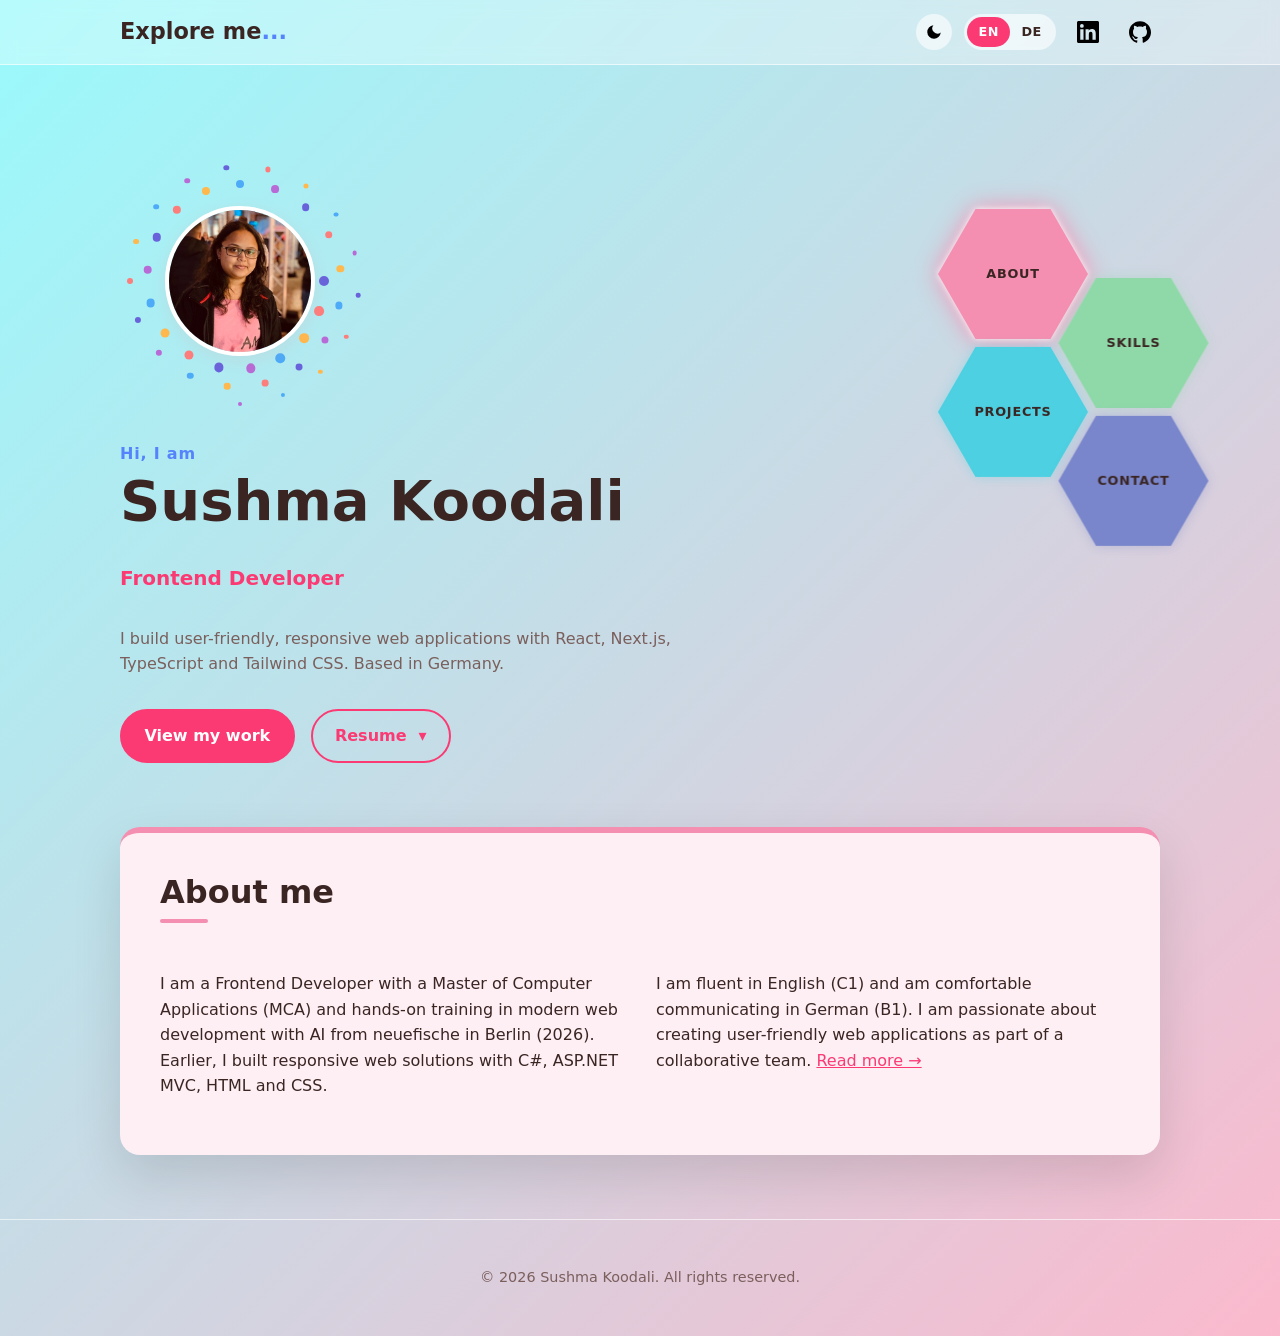
<file: index.html>
<!doctype html>
<html
  lang="en"
  data-title-en="Sushma Koodali | Frontend Developer"
  data-title-de="Sushma Koodali | Frontend-Entwicklerin"
>
  <head>
    <meta charset="UTF-8" />
    <meta name="viewport" content="width=device-width, initial-scale=1.0" />
    <meta
      name="description"
      content="Sushma Koodali – Frontend Developer based in Germany."
      data-i18n-attrs="content"
      data-en="Sushma Koodali – Frontend Developer based in Germany."
      data-de="Sushma Koodali – Frontend-Entwicklerin in Deutschland."
    />
    <title>Sushma Koodali | Frontend Developer</title>
    <link rel="stylesheet" href="css/styles.css" />
    <!-- Sets English/German before the page is drawn (not deferred on purpose) -->
    <script src="js/i18n.js"></script>
    <!-- Sets light/dark mode before the page is drawn (not deferred on purpose) -->
    <script src="js/theme.js"></script>
    <!-- Plain (non-module) scripts so the site also works when opened via file:// -->
    <script src="js/data.js" defer></script>
    <script src="js/main.js" defer></script>
  </head>

  <body>
    <header class="site-header">
      <div class="container header-inner">
        <a href="#home" class="logo">Explore me<span>...</span></a>

        <div class="header-actions">
          <!-- Light / dark mode (js/theme.js): moon in light mode, sun in dark mode -->
          <button
            type="button"
            class="theme-toggle"
            aria-pressed="false"
            aria-label="Dark mode"
            title="Dark mode"
            data-i18n-attrs="aria-label,title"
            data-en="Dark mode"
            data-de="Dunkelmodus"
          >
            <svg class="icon-moon" viewBox="0 0 24 24" aria-hidden="true">
              <path d="M21 12.8A9 9 0 1 1 11.2 3a7 7 0 0 0 9.8 9.8z" />
            </svg>
            <svg class="icon-sun" viewBox="0 0 24 24" aria-hidden="true">
              <circle cx="12" cy="12" r="4.5" />
              <path d="M12 1.5V4M12 20v2.5M4.6 4.6l1.8 1.8M17.6 17.6l1.8 1.8M1.5 12H4M20 12h2.5M4.6 19.4l1.8-1.8M17.6 6.4l1.8-1.8" />
            </svg>
          </button>

          <!-- English / German switch (js/i18n.js) -->
          <div class="lang-toggle" role="group" aria-label="Language / Sprache">
            <button type="button" data-set-lang="en" lang="en" aria-pressed="true">EN</button>
            <button type="button" data-set-lang="de" lang="de" aria-pressed="false">DE</button>
          </div>

          <ul class="social-links">
            <li>
              <a
                href="https://www.linkedin.com/in/sushma-koodali-14466814b"
                target="_blank"
                rel="noopener"
                aria-label="LinkedIn"
                title="LinkedIn"
              >
                <svg viewBox="0 0 24 24" aria-hidden="true">
                  <path
                    d="M20.447 20.452h-3.554v-5.569c0-1.328-.027-3.037-1.852-3.037-1.853 0-2.136 1.445-2.136 2.939v5.667H9.351V9h3.414v1.561h.046c.477-.9 1.637-1.85 3.37-1.85 3.601 0 4.267 2.37 4.267 5.455v6.286zM5.337 7.433a2.062 2.062 0 1 1 0-4.125 2.062 2.062 0 0 1 0 4.125zM7.119 20.452H3.555V9h3.564v11.452zM22.225 0H1.771C.792 0 0 .774 0 1.729v20.542C0 23.227.792 24 1.771 24h20.451C23.2 24 24 23.227 24 22.271V1.729C24 .774 23.2 0 22.222 0h.003z"
                  />
                </svg>
              </a>
            </li>
            <li>
              <a
                href="https://github.com/Koodali-Sushma"
                target="_blank"
                rel="noopener"
                aria-label="GitHub"
                title="GitHub"
              >
                <svg viewBox="0 0 24 24" aria-hidden="true">
                  <path
                    d="M12 .297c-6.63 0-12 5.373-12 12 0 5.303 3.438 9.8 8.205 11.385.6.113.82-.258.82-.577 0-.285-.01-1.04-.015-2.04-3.338.724-4.042-1.61-4.042-1.61C4.422 18.07 3.633 17.7 3.633 17.7c-1.087-.744.084-.729.084-.729 1.205.084 1.838 1.236 1.838 1.236 1.07 1.835 2.809 1.305 3.495.998.108-.776.417-1.305.76-1.605-2.665-.3-5.466-1.332-5.466-5.93 0-1.31.465-2.38 1.235-3.22-.135-.303-.54-1.523.105-3.176 0 0 1.005-.322 3.3 1.23.96-.267 1.98-.399 3-.405 1.02.006 2.04.138 3 .405 2.28-1.552 3.285-1.23 3.285-1.23.645 1.653.24 2.873.12 3.176.765.84 1.23 1.91 1.23 3.22 0 4.61-2.805 5.625-5.475 5.92.42.36.81 1.096.81 2.22 0 1.606-.015 2.896-.015 3.286 0 .315.21.69.825.57C20.565 22.092 24 17.592 24 12.297c0-6.627-5.373-12-12-12"
                  />
                </svg>
              </a>
            </li>
          </ul>
        </div>
      </div>
    </header>

    <main>
      <!-- Hero -->
      <section id="home" class="hero">
        <div class="container hero-inner">
          <div class="hero-content">
            <div class="hero-heading">
              <div class="avatar">
                <!-- Spiral of coloured dots, drawn by js/main.js -->
                <div class="avatar-dots" aria-hidden="true"></div>
                <img
                  src="assets/images/profile.jpg"
                  alt="Photo of Sushma Koodali"
                  data-i18n-attrs="alt"
                  data-en="Photo of Sushma Koodali"
                  data-de="Foto von Sushma Koodali"
                />
              </div>
              <div>
                <p class="eyebrow">
                  <span data-only="en">Hi, I am</span>
                  <span data-only="de">Hallo, ich bin</span>
                </p>
                <h1>Sushma Koodali</h1>
                <p class="hero-role">
                  <span data-only="en">Frontend Developer</span>
                  <span data-only="de">Frontend-Entwicklerin</span>
                </p>
              </div>
            </div>
            <p class="hero-text" data-only="en">
              I build user-friendly, responsive web applications with React,
              Next.js, TypeScript and Tailwind CSS. Based in Germany.
            </p>
            <p class="hero-text" data-only="de">
              Ich entwickle benutzerfreundliche, responsive Webanwendungen mit
              React, Next.js, TypeScript und Tailwind CSS. Ich lebe in
              Deutschland.
            </p>
            <div class="hero-actions">
              <a href="#projects" class="btn btn-primary">
                <span data-only="en">View my work</span>
                <span data-only="de">Meine Projekte</span>
              </a>
              <!-- One button that opens a language menu (<details> works without JS).
                   Each option opens the CV preview page, which has the download. -->
              <details class="cv-menu">
                <summary class="btn btn-outline">
                  <span data-only="en">Resume</span>
                  <span data-only="de">Lebenslauf</span>
                </summary>
                <div class="cv-menu-list">
                  <a href="cv.html?lang=en">English <small>CV</small></a>
                  <a href="cv.html?lang=de" hreflang="de" lang="de"
                    >Deutsch <small>Lebenslauf</small></a
                  >
                </div>
              </details>
            </div>
          </div>

          <!-- Main menu as a honeycomb -->
          <nav
            class="honeycomb"
            aria-label="Main"
            data-i18n-attrs="aria-label"
            data-en="Main"
            data-de="Hauptmenü"
          >
            <a href="#about" class="hex" data-slot="1">
              <span data-only="en">About</span><span data-only="de">Über mich</span>
            </a>
            <a href="#skills" class="hex" data-slot="2">
              <span data-only="en">Skills</span><span data-only="de">Kenntnisse</span>
            </a>
            <a href="#projects" class="hex" data-slot="3">
              <span data-only="en">Projects</span><span data-only="de">Projekte</span>
            </a>
            <a href="#contact" class="hex" data-slot="4">
              <span data-only="en">Contact</span><span data-only="de">Kontakt</span>
            </a>
          </nav>
        </div>
      </section>

      <!-- Floating card below the hero. Shows one panel at a time, chosen by
           the honeycomb buttons (js/main.js). About is shown by default. -->
      <section class="showcase" aria-label="Details">
        <div class="container">
          <div class="showcase-card" data-active="about">
            <article id="about" class="panel">
              <h2 class="section-title">
                <span data-only="en">About me</span>
                <span data-only="de">Über mich</span>
              </h2>
              <div class="about-grid" data-only="en">
                <p>
                  I am a Frontend Developer with a Master of Computer
                  Applications (MCA) and hands-on training in modern web
                  development with AI from neuefische in Berlin (2026).
                  Earlier, I built responsive web solutions with C#, ASP.NET
                  MVC, HTML and CSS.
                </p>
                <p>
                  I am fluent in English (C1) and am comfortable communicating
                  in German (B1). I am passionate about creating user-friendly
                  web applications as part of a collaborative team.
                  <a href="about.html">Read more →</a>
                </p>
              </div>
              <div class="about-grid" data-only="de">
                <p>
                  Ich bin Frontend-Entwicklerin mit einem Master of
                  Computer Applications (MCA) und einer praxisnahen
                  Weiterbildung in moderner Webentwicklung mit KI bei
                  neuefische in Berlin (2026). Zuvor habe ich responsive
                  Weblösungen mit C#, ASP.NET MVC, HTML und CSS entwickelt.
                </p>
                <p>
                  Ich spreche fließend Englisch (C1) und gut Deutsch (B1) und
                  entwickle mit Begeisterung benutzerfreundliche
                  Webanwendungen im Team.
                  <a href="about.html">Mehr erfahren →</a>
                </p>
              </div>
            </article>

            <!-- Skills (cards rendered by js/main.js) -->
            <article id="skills" class="panel" hidden>
              <h2 class="section-title">
                <span data-only="en">Skills</span>
                <span data-only="de">Kenntnisse</span>
              </h2>
              <div id="skills-list" class="skills-grid"></div>
            </article>

            <!-- Projects (cards rendered by js/main.js) -->
            <article id="projects" class="panel" hidden>
              <h2 class="section-title">
                <span data-only="en">Projects</span>
                <span data-only="de">Projekte</span>
              </h2>
              <div id="projects-list" class="projects-grid"></div>
            </article>

            <article id="contact" class="panel contact" hidden>
              <h2 class="section-title">
                <span data-only="en">Let's connect</span>
                <span data-only="de">Kontakt aufnehmen</span>
              </h2>
              <p data-only="en">
                I am looking for a Frontend Developer role in a collaborative
                team where I can build user-friendly web applications and keep
                growing.
              </p>
              <p data-only="de">
                Ich suche eine Stelle als Frontend-Entwicklerin in einem
                kollaborativen Team, in dem ich benutzerfreundliche
                Webanwendungen entwickeln und mich weiterentwickeln kann.
              </p>
              <p class="contact-email">
                <a href="mailto:sushma.gargya@outlook.com">sushma.gargya@outlook.com</a>
              </p>
              <p>
                <a
                  class="contact-linkedin"
                  href="https://www.linkedin.com/in/sushma-koodali-14466814b"
                  target="_blank"
                  rel="noopener"
                >
                  <svg viewBox="0 0 24 24" aria-hidden="true">
                    <path
                      d="M20.447 20.452h-3.554v-5.569c0-1.328-.027-3.037-1.852-3.037-1.853 0-2.136 1.445-2.136 2.939v5.667H9.351V9h3.414v1.561h.046c.477-.9 1.637-1.85 3.37-1.85 3.601 0 4.267 2.37 4.267 5.455v6.286zM5.337 7.433a2.062 2.062 0 1 1 0-4.125 2.062 2.062 0 0 1 0 4.125zM7.119 20.452H3.555V9h3.564v11.452zM22.225 0H1.771C.792 0 0 .774 0 1.729v20.542C0 23.227.792 24 1.771 24h20.451C23.2 24 24 23.227 24 22.271V1.729C24 .774 23.2 0 22.222 0h.003z"
                    />
                  </svg>
                  <span data-only="en">Connect on LinkedIn</span>
                  <span data-only="de">Auf LinkedIn vernetzen</span>
                </a>
              </p>
              <p class="muted contact-location">
                <svg viewBox="0 0 24 24" aria-hidden="true">
                  <path d="M12 2a7 7 0 0 0-7 7c0 5.25 7 13 7 13s7-7.75 7-13a7 7 0 0 0-7-7z" />
                  <circle cx="12" cy="9" r="2.5" />
                </svg>
                <span data-only="en">Germany</span><span data-only="de">Deutschland</span>
              </p>
            </article>
          </div>
        </div>
      </section>
    </main>

    <footer class="site-footer">
      <div class="container">
        <p>
          &copy; <span id="year"></span> Sushma Koodali.
          <span data-only="en">All rights reserved.</span>
          <span data-only="de">Alle Rechte vorbehalten.</span>
        </p>
      </div>
    </footer>

    <!-- Screenshot viewer for project covers (js/main.js: setupLightbox) -->
    <dialog
      id="lightbox"
      class="lightbox"
      aria-label="Project screenshots"
      data-i18n-attrs="aria-label"
      data-en="Project screenshots"
      data-de="Projekt-Screenshots"
    >
      <div class="lightbox-inner">
        <figure>
          <img class="lightbox-image" alt="" />
          <!-- Used instead of the image for video slides (muted: the demos have no sound) -->
          <video class="lightbox-video" controls muted playsinline preload="none" hidden></video>
          <figcaption>
            <span><strong class="lightbox-title"></strong> <span class="lightbox-caption"></span></span>
            <span class="lightbox-counter"></span>
          </figcaption>
        </figure>
        <button
          class="lightbox-btn lightbox-prev"
          aria-label="Previous screenshot"
          data-i18n-attrs="aria-label"
          data-en="Previous screenshot"
          data-de="Vorheriger Screenshot"
        >‹</button>
        <button
          class="lightbox-btn lightbox-next"
          aria-label="Next screenshot"
          data-i18n-attrs="aria-label"
          data-en="Next screenshot"
          data-de="Nächster Screenshot"
        >›</button>
        <button
          class="lightbox-btn lightbox-close"
          aria-label="Close"
          data-i18n-attrs="aria-label"
          data-en="Close"
          data-de="Schließen"
        >×</button>
      </div>
    </dialog>

    <a
      href="#home"
      class="back-to-top"
      aria-label="Back to top"
      data-i18n-attrs="aria-label"
      data-en="Back to top"
      data-de="Nach oben"
    >↑</a>
  </body>
</html>
</file>
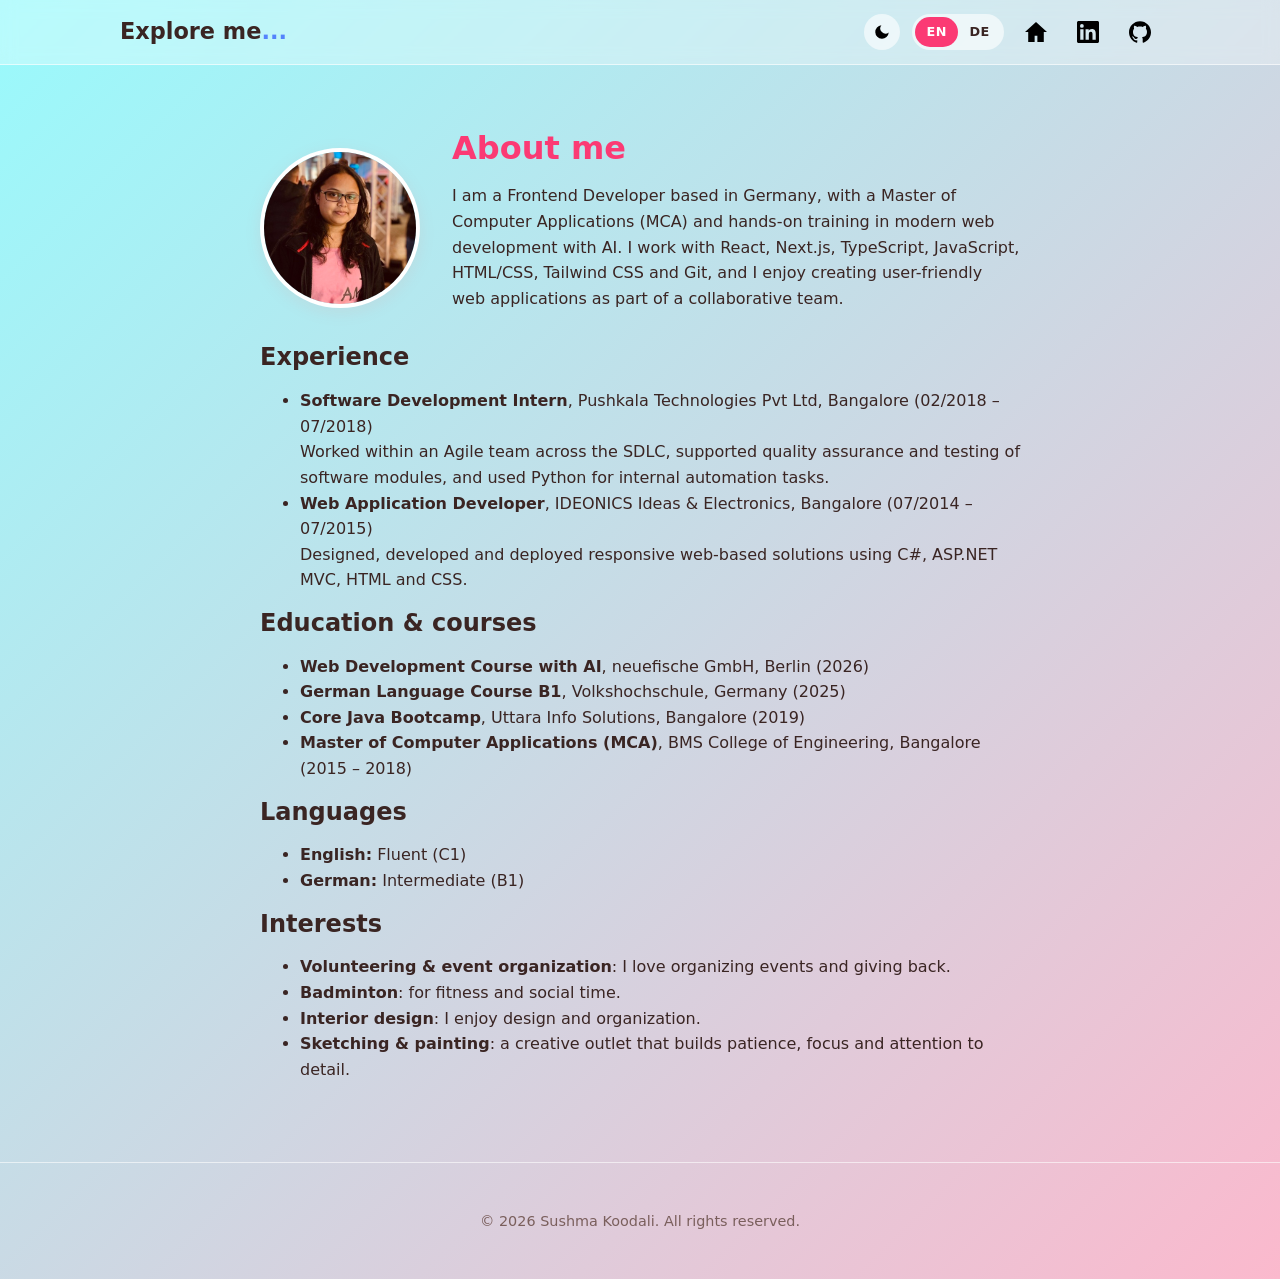
<file: about.html>
<!doctype html>
<html
  lang="en"
  data-title-en="About | Sushma Koodali"
  data-title-de="Über mich | Sushma Koodali"
>
  <head>
    <meta charset="UTF-8" />
    <meta name="viewport" content="width=device-width, initial-scale=1.0" />
    <title>About | Sushma Koodali</title>
    <link rel="stylesheet" href="css/styles.css" />
    <!-- Sets English/German before the page is drawn (not deferred on purpose) -->
    <script src="js/i18n.js"></script>
    <!-- Sets light/dark mode before the page is drawn (not deferred on purpose) -->
    <script src="js/theme.js"></script>
  </head>

  <body>
    <header class="site-header">
      <div class="container header-inner">
        <a href="index.html" class="logo">Explore me<span>...</span></a>

        <div class="header-actions">
          <!-- Light / dark mode (js/theme.js): moon in light mode, sun in dark mode -->
          <button
            type="button"
            class="theme-toggle"
            aria-pressed="false"
            aria-label="Dark mode"
            title="Dark mode"
            data-i18n-attrs="aria-label,title"
            data-en="Dark mode"
            data-de="Dunkelmodus"
          >
            <svg class="icon-moon" viewBox="0 0 24 24" aria-hidden="true">
              <path d="M21 12.8A9 9 0 1 1 11.2 3a7 7 0 0 0 9.8 9.8z" />
            </svg>
            <svg class="icon-sun" viewBox="0 0 24 24" aria-hidden="true">
              <circle cx="12" cy="12" r="4.5" />
              <path d="M12 1.5V4M12 20v2.5M4.6 4.6l1.8 1.8M17.6 17.6l1.8 1.8M1.5 12H4M20 12h2.5M4.6 19.4l1.8-1.8M17.6 6.4l1.8-1.8" />
            </svg>
          </button>

          <!-- English / German switch (js/i18n.js) -->
          <div class="lang-toggle" role="group" aria-label="Language / Sprache">
            <button type="button" data-set-lang="en" lang="en" aria-pressed="true">EN</button>
            <button type="button" data-set-lang="de" lang="de" aria-pressed="false">DE</button>
          </div>

          <ul class="social-links">
            <li>
              <a
                href="index.html"
                aria-label="Back to home"
                title="Back to home"
                data-i18n-attrs="aria-label,title"
                data-en="Back to home"
                data-de="Zur Startseite"
              >
                <svg viewBox="0 0 24 24" aria-hidden="true">
                  <path d="M12 1 0 12h3.5v11h7v-7h3v7h7V12H24L12 1z" />
                </svg>
              </a>
            </li>
            <li>
              <a
                href="https://www.linkedin.com/in/sushma-koodali-14466814b"
                target="_blank"
                rel="noopener"
                aria-label="LinkedIn"
                title="LinkedIn"
              >
                <svg viewBox="0 0 24 24" aria-hidden="true">
                  <path
                    d="M20.447 20.452h-3.554v-5.569c0-1.328-.027-3.037-1.852-3.037-1.853 0-2.136 1.445-2.136 2.939v5.667H9.351V9h3.414v1.561h.046c.477-.9 1.637-1.85 3.37-1.85 3.601 0 4.267 2.37 4.267 5.455v6.286zM5.337 7.433a2.062 2.062 0 1 1 0-4.125 2.062 2.062 0 0 1 0 4.125zM7.119 20.452H3.555V9h3.564v11.452zM22.225 0H1.771C.792 0 0 .774 0 1.729v20.542C0 23.227.792 24 1.771 24h20.451C23.2 24 24 23.227 24 22.271V1.729C24 .774 23.2 0 22.222 0h.003z"
                  />
                </svg>
              </a>
            </li>
            <li>
              <a
                href="https://github.com/Koodali-Sushma"
                target="_blank"
                rel="noopener"
                aria-label="GitHub"
                title="GitHub"
              >
                <svg viewBox="0 0 24 24" aria-hidden="true">
                  <path
                    d="M12 .297c-6.63 0-12 5.373-12 12 0 5.303 3.438 9.8 8.205 11.385.6.113.82-.258.82-.577 0-.285-.01-1.04-.015-2.04-3.338.724-4.042-1.61-4.042-1.61C4.422 18.07 3.633 17.7 3.633 17.7c-1.087-.744.084-.729.084-.729 1.205.084 1.838 1.236 1.838 1.236 1.07 1.835 2.809 1.305 3.495.998.108-.776.417-1.305.76-1.605-2.665-.3-5.466-1.332-5.466-5.93 0-1.31.465-2.38 1.235-3.22-.135-.303-.54-1.523.105-3.176 0 0 1.005-.322 3.3 1.23.96-.267 1.98-.399 3-.405 1.02.006 2.04.138 3 .405 2.28-1.552 3.285-1.23 3.285-1.23.645 1.653.24 2.873.12 3.176.765.84 1.23 1.91 1.23 3.22 0 4.61-2.805 5.625-5.475 5.92.42.36.81 1.096.81 2.22 0 1.606-.015 2.896-.015 3.286 0 .315.21.69.825.57C20.565 22.092 24 17.592 24 12.297c0-6.627-5.373-12-12-12"
                  />
                </svg>
              </a>
            </li>
          </ul>
        </div>
      </div>
    </header>

    <main class="container page">
      <div class="about-intro">
        <img
          src="assets/images/profile.jpg"
          alt="Photo of Sushma Koodali"
          class="about-photo"
          data-i18n-attrs="alt"
          data-en="Photo of Sushma Koodali"
          data-de="Foto von Sushma Koodali"
        />
        <div data-only="en">
          <h1>About me</h1>
          <p>
            I am a Frontend Developer based in Germany, with a Master of
            Computer Applications (MCA) and hands-on training in modern web
            development with AI. I work with React, Next.js, TypeScript,
            JavaScript, HTML/CSS, Tailwind CSS and Git, and I enjoy creating
            user-friendly web applications as part of a collaborative team.
          </p>
        </div>
        <div data-only="de">
          <h1>Über mich</h1>
          <p>
            Ich bin Frontend-Entwicklerin in Deutschland mit einem
            Master of Computer Applications (MCA) und einer praxisnahen
            Weiterbildung in moderner Webentwicklung mit KI. Ich arbeite mit
            React, Next.js, TypeScript, JavaScript, HTML/CSS, Tailwind CSS und
            Git und entwickle gerne benutzerfreundliche Webanwendungen im Team.
          </p>
        </div>
      </div>

      <!-- English -->
      <div data-only="en">
        <h2>Experience</h2>
        <ul>
          <li>
            <strong>Software Development Intern</strong>, Pushkala Technologies
            Pvt Ltd, Bangalore (02/2018 – 07/2018)<br />
            Worked within an Agile team across the SDLC, supported quality
            assurance and testing of software modules, and used Python for
            internal automation tasks.
          </li>
          <li>
            <strong>Web Application Developer</strong>, IDEONICS Ideas &amp;
            Electronics, Bangalore (07/2014 – 07/2015)<br />
            Designed, developed and deployed responsive web-based solutions
            using C#, ASP.NET MVC, HTML and CSS.
          </li>
        </ul>

        <h2>Education &amp; courses</h2>
        <ul>
          <li>
            <strong>Web Development Course with AI</strong>, neuefische GmbH,
            Berlin (2026)
          </li>
          <li>
            <strong>German Language Course B1</strong>, Volkshochschule,
            Germany (2025)
          </li>
          <li>
            <strong>Core Java Bootcamp</strong>, Uttara Info Solutions,
            Bangalore (2019)
          </li>
          <li>
            <strong>Master of Computer Applications (MCA)</strong>, BMS College
            of Engineering, Bangalore (2015 – 2018)
          </li>
        </ul>

        <h2>Languages</h2>
        <ul>
          <li><strong>English:</strong> Fluent (C1)</li>
          <li><strong>German:</strong> Intermediate (B1)</li>
        </ul>

        <h2>Interests</h2>
        <ul>
          <li>
            <strong>Volunteering &amp; event organization</strong>: I love
            organizing events and giving back.
          </li>
          <li>
            <strong>Badminton</strong>: for fitness and social time.
          </li>
          <li>
            <strong>Interior design</strong>: I enjoy design and organization.
          </li>
          <li>
            <strong>Sketching &amp; painting</strong>: a creative outlet that
            builds patience, focus and attention to detail.
          </li>
        </ul>
      </div>

      <!-- Deutsch -->
      <div data-only="de">
        <h2>Berufserfahrung</h2>
        <ul>
          <li>
            <strong>Praktikantin Softwareentwicklung</strong>, Pushkala
            Technologies Pvt Ltd, Bangalore (02/2018 – 07/2018)<br />
            Mitarbeit in einem agilen Team über den gesamten
            Softwareentwicklungszyklus (SDLC), Unterstützung bei
            Qualitätssicherung und Tests von Softwaremodulen sowie Einsatz von
            Python für interne Automatisierungsaufgaben.
          </li>
          <li>
            <strong>Webanwendungsentwicklerin</strong>, IDEONICS Ideas &amp;
            Electronics, Bangalore (07/2014 – 07/2015)<br />
            Konzeption, Entwicklung und Bereitstellung responsiver
            webbasierter Lösungen mit C#, ASP.NET MVC, HTML und CSS.
          </li>
        </ul>

        <h2>Ausbildung &amp; Weiterbildung</h2>
        <ul>
          <li>
            <strong>Webentwicklungskurs mit KI</strong>, neuefische GmbH,
            Berlin (2026)
          </li>
          <li>
            <strong>Deutschkurs B1</strong>, Volkshochschule, Deutschland
            (2025)
          </li>
          <li>
            <strong>Core Java Bootcamp</strong>, Uttara Info Solutions,
            Bangalore (2019)
          </li>
          <li>
            <strong>Master of Computer Applications (MCA)</strong>, BMS College
            of Engineering, Bangalore (2015 – 2018)
          </li>
        </ul>

        <h2>Sprachen</h2>
        <ul>
          <li><strong>Englisch:</strong> fließend (C1)</li>
          <li><strong>Deutsch:</strong> Mittelstufe (B1)</li>
        </ul>

        <h2>Interessen</h2>
        <ul>
          <li>
            <strong>Ehrenamt &amp; Veranstaltungsorganisation</strong>: Ich
            organisiere gerne Veranstaltungen und engagiere mich ehrenamtlich.
          </li>
          <li>
            <strong>Badminton</strong>: für Fitness und Geselligkeit.
          </li>
          <li>
            <strong>Inneneinrichtung</strong>: Ich mag Gestaltung und
            Organisation.
          </li>
          <li>
            <strong>Skizzieren &amp; Malen</strong>: ein kreativer Ausgleich,
            der Geduld, Konzentration und Liebe zum Detail fördert.
          </li>
        </ul>
      </div>
    </main>

    <footer class="site-footer">
      <div class="container">
        <p>
          &copy; 2026 Sushma Koodali.
          <span data-only="en">All rights reserved.</span>
          <span data-only="de">Alle Rechte vorbehalten.</span>
        </p>
      </div>
    </footer>
  </body>
</html>
</file>
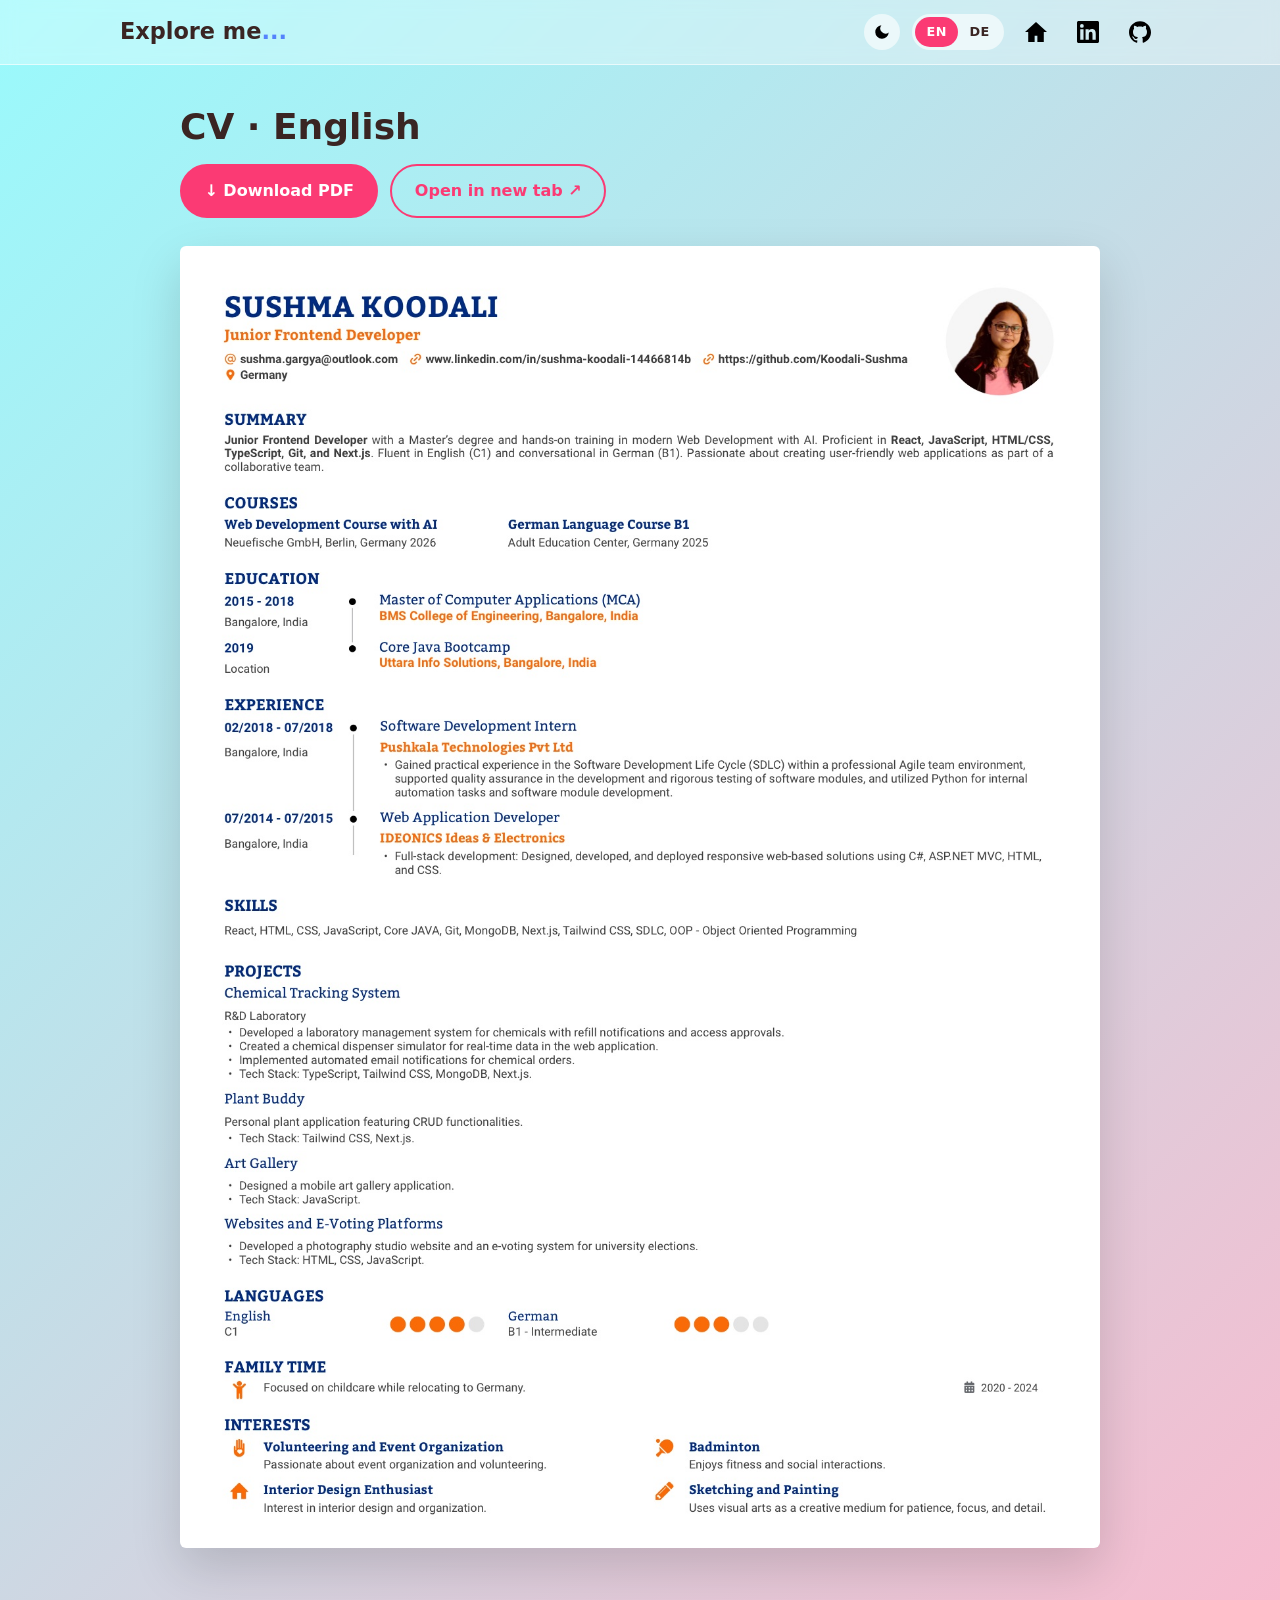
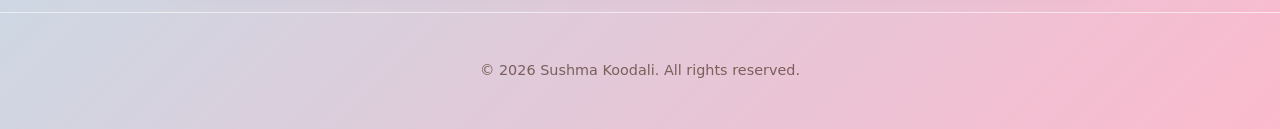
<file: cv.html>
<!doctype html>
<html lang="en">
  <head>
    <meta charset="UTF-8" />
    <meta name="viewport" content="width=device-width, initial-scale=1.0" />
    <title>CV | Sushma Koodali</title>
    <link rel="stylesheet" href="css/styles.css" />
    <!-- Sets English/German before the page is drawn (not deferred on purpose).
         cv.html?lang=de opens the German CV. -->
    <script src="js/i18n.js"></script>
    <!-- Sets light/dark mode before the page is drawn (not deferred on purpose) -->
    <script src="js/theme.js"></script>
    <!-- Shows the CV that matches the site language -->
    <script src="js/cv.js" defer></script>
  </head>

  <body>
    <header class="site-header">
      <div class="container header-inner">
        <a href="index.html" class="logo">Explore me<span>...</span></a>

        <div class="header-actions">
          <!-- Light / dark mode (js/theme.js): moon in light mode, sun in dark mode -->
          <button
            type="button"
            class="theme-toggle"
            aria-pressed="false"
            aria-label="Dark mode"
            title="Dark mode"
            data-i18n-attrs="aria-label,title"
            data-en="Dark mode"
            data-de="Dunkelmodus"
          >
            <svg class="icon-moon" viewBox="0 0 24 24" aria-hidden="true">
              <path d="M21 12.8A9 9 0 1 1 11.2 3a7 7 0 0 0 9.8 9.8z" />
            </svg>
            <svg class="icon-sun" viewBox="0 0 24 24" aria-hidden="true">
              <circle cx="12" cy="12" r="4.5" />
              <path d="M12 1.5V4M12 20v2.5M4.6 4.6l1.8 1.8M17.6 17.6l1.8 1.8M1.5 12H4M20 12h2.5M4.6 19.4l1.8-1.8M17.6 6.4l1.8-1.8" />
            </svg>
          </button>

          <!-- English / German switch: also switches which CV is shown -->
          <div class="lang-toggle" role="group" aria-label="Language / Sprache">
            <button type="button" data-set-lang="en" lang="en" aria-pressed="true">EN</button>
            <button type="button" data-set-lang="de" lang="de" aria-pressed="false">DE</button>
          </div>

          <ul class="social-links">
            <li>
              <a
                href="index.html"
                aria-label="Back to home"
                title="Back to home"
                data-i18n-attrs="aria-label,title"
                data-en="Back to home"
                data-de="Zur Startseite"
              >
                <svg viewBox="0 0 24 24" aria-hidden="true">
                  <path d="M12 1 0 12h3.5v11h7v-7h3v7h7V12H24L12 1z" />
                </svg>
              </a>
            </li>
            <li>
              <a
                href="https://www.linkedin.com/in/sushma-koodali-14466814b"
                target="_blank"
                rel="noopener"
                aria-label="LinkedIn"
                title="LinkedIn"
              >
                <svg viewBox="0 0 24 24" aria-hidden="true">
                  <path
                    d="M20.447 20.452h-3.554v-5.569c0-1.328-.027-3.037-1.852-3.037-1.853 0-2.136 1.445-2.136 2.939v5.667H9.351V9h3.414v1.561h.046c.477-.9 1.637-1.85 3.37-1.85 3.601 0 4.267 2.37 4.267 5.455v6.286zM5.337 7.433a2.062 2.062 0 1 1 0-4.125 2.062 2.062 0 0 1 0 4.125zM7.119 20.452H3.555V9h3.564v11.452zM22.225 0H1.771C.792 0 0 .774 0 1.729v20.542C0 23.227.792 24 1.771 24h20.451C23.2 24 24 23.227 24 22.271V1.729C24 .774 23.2 0 22.222 0h.003z"
                  />
                </svg>
              </a>
            </li>
            <li>
              <a
                href="https://github.com/Koodali-Sushma"
                target="_blank"
                rel="noopener"
                aria-label="GitHub"
                title="GitHub"
              >
                <svg viewBox="0 0 24 24" aria-hidden="true">
                  <path
                    d="M12 .297c-6.63 0-12 5.373-12 12 0 5.303 3.438 9.8 8.205 11.385.6.113.82-.258.82-.577 0-.285-.01-1.04-.015-2.04-3.338.724-4.042-1.61-4.042-1.61C4.422 18.07 3.633 17.7 3.633 17.7c-1.087-.744.084-.729.084-.729 1.205.084 1.838 1.236 1.838 1.236 1.07 1.835 2.809 1.305 3.495.998.108-.776.417-1.305.76-1.605-2.665-.3-5.466-1.332-5.466-5.93 0-1.31.465-2.38 1.235-3.22-.135-.303-.54-1.523.105-3.176 0 0 1.005-.322 3.3 1.23.96-.267 1.98-.399 3-.405 1.02.006 2.04.138 3 .405 2.28-1.552 3.285-1.23 3.285-1.23.645 1.653.24 2.873.12 3.176.765.84 1.23 1.91 1.23 3.22 0 4.61-2.805 5.625-5.475 5.92.42.36.81 1.096.81 2.22 0 1.606-.015 2.896-.015 3.286 0 .315.21.69.825.57C20.565 22.092 24 17.592 24 12.297c0-6.627-5.373-12-12-12"
                  />
                </svg>
              </a>
            </li>
          </ul>
        </div>
      </div>
    </header>

    <main class="container cv-page">
      <div class="cv-toolbar">
        <h1 class="cv-title">CV · English</h1>

        <div class="cv-actions">
          <a
            class="btn btn-primary cv-download"
            href="assets/documents/SushmaKoodali_EN.pdf"
            download="SushmaKoodali_CV_EN.pdf"
            >↓ Download PDF</a
          >
          <a
            class="btn btn-outline cv-open"
            href="assets/documents/SushmaKoodali_EN.pdf"
            target="_blank"
            rel="noopener"
            >Open in new tab ↗</a
          >
        </div>
      </div>

      <!-- Preview: an image of the CV page, so it shows on every device
           (some mobile browsers can't display PDFs inside a page) -->
      <figure class="cv-preview">
        <img
          src="assets/documents/SushmaKoodali_EN_preview.jpg"
          alt="Preview of Sushma Koodali's CV in English"
          width="1399"
          height="1980"
        />
      </figure>
    </main>

    <footer class="site-footer">
      <div class="container">
        <p>
          &copy; 2026 Sushma Koodali.
          <span data-only="en">All rights reserved.</span>
          <span data-only="de">Alle Rechte vorbehalten.</span>
        </p>
      </div>
    </footer>
  </body>
</html>
</file>
<file: css/styles.css>
/* ===== Design tokens ===== */
:root {
  --color-bg: #f9fbf3; /* very light pink */
  --color-bg-gradient: #fbb9cd;
  --color-bg-alt: #99fafc; /* light pink (mistyrose) */
  --color-text: #3a2523;
  --color-muted: #7a5f5c;
  --color-primary: #fb3a74; /* indigo: buttons, links, headings accents */
  --color-accent: #5483fc; /* coral pink */
  --color-border: rgba(255, 255, 255, 0.6); /* soft white: header and footer lines */

  /* Honeycomb colours. Each section's background is a light tint of its
     button's colour, so changing one value here updates both. */
  /* Ocean Blush. (Previous Jewel set: #d62e66, #0f8a79, #3d5a80, #7b3fbf) */
  --color-about: #f48fb1; /* rose */
  --color-skills: #8fd9a8; /* mint */
  --color-projects: #4dd0e1; /* aqua */
  --color-contact: #7986cb; /* lavender */
  --section-tint: 14%; /* how much colour goes into the section backgrounds */

  --font-sans: system-ui, -apple-system, "Segoe UI", Roboto, sans-serif;
  --radius: 12px;
  --shadow: 0 4px 16px rgba(252, 126, 124, 0.12);
  --max-width: 1080px;
  --header-height: 64px;

  /* Surfaces that change between light and dark mode */
  --mix-base: white; /* colour tints are mixed with this */
  --mix-ink: black; /* dark text shades (tags, links) are mixed with this */
  --surface: #fff; /* menus */
  --surface-glass: rgba(255, 255, 255, 0.7); /* frosted cards */
  --surface-glass-border: rgba(255, 255, 255, 0.9);
  --header-bg: rgba(255, 255, 255, 0.3);
  --toggle-bg: rgba(255, 255, 255, 0.6);
  --color-icon: black; /* header icons */
  --color-icon-contrast: #fff;

  color-scheme: light;
}

/* ===== Dark mode =====
   js/theme.js sets <html data-theme="dark">. Only the variables change;
   the honeycomb colours stay the same and stand out on the dark page. */
html[data-theme="dark"] {
  --color-bg: #15131b;
  --color-bg-alt: #0e2a33; /* deep teal (top-left of the page gradient) */
  --color-bg-gradient: #341b2b; /* deep plum (bottom-right) */
  --color-text: #f2e9ec;
  --color-muted: #b8a9ae;
  --color-primary: #ff5c8d; /* a little lighter so it reads on dark */
  --color-accent: #82a8ff;
  --color-border: rgba(255, 255, 255, 0.12);
  --section-tint: 18%;
  --shadow: 0 4px 16px rgba(0, 0, 0, 0.4);

  --mix-base: #1d1a25;
  --mix-ink: white;
  --surface: #24202d;
  --surface-glass: rgba(255, 255, 255, 0.06);
  --surface-glass-border: rgba(255, 255, 255, 0.12);
  --header-bg: rgba(21, 19, 27, 0.6);
  --toggle-bg: rgba(255, 255, 255, 0.1);
  --color-icon: #f2e9ec;
  --color-icon-contrast: #15131b;

  color-scheme: dark;
}

/* ===== Base ===== */
*,
*::before,
*::after {
  box-sizing: border-box;
}

html {
  scroll-behavior: smooth;
  scroll-padding-top: var(--header-height);
}

body {
  margin: 0;
  font-family: var(--font-sans);
  font-size: 1rem;
  line-height: 1.6;
  color: var(--color-text);
  min-height: 100vh;
  /* Same diagonal gradient as the hero, stretched across the whole page */
  background: linear-gradient(135deg, var(--color-bg-alt), var(--color-bg-gradient));
}

img {
  max-width: 100%;
  display: block;
}

a {
  color: var(--color-primary);
}

h1,
h2,
h3 {
  line-height: 1.2;
  margin: 0 0 0.5em;
}

.container {
  width: 100%;
  max-width: var(--max-width);
  margin: 0 auto;
  padding: 0 1.25rem;
}

.muted {
  color: var(--color-muted);
}

/* ===== Header / navigation ===== */
.site-header {
  position: sticky;
  top: 0;
  z-index: 10;
  /* mostly see-through so the page gradient shows; blur keeps text readable */
  background: var(--header-bg);
  backdrop-filter: blur(8px);
  border-bottom: 1px solid var(--color-border);
}

.header-inner {
  display: flex;
  align-items: center;
  justify-content: space-between;
  height: var(--header-height);
}

.logo {
  font-size: 1.4rem;
  font-weight: 700;
  color: var(--color-text);
  text-decoration: none;
}

.logo span {
  color: var(--color-accent);
}

.site-nav ul {
  display: flex;
  gap: 1.75rem;
  margin: 0;
  padding: 0;
  list-style: none;
}

.site-nav a {
  color: var(--color-text);
  text-decoration: none;
  font-weight: 500;
}

.site-nav a:hover {
  color: var(--color-primary);
}

/* ===== Buttons ===== */
.btn {
  display: inline-block;
  padding: 0.75rem 1.4rem;
  border-radius: 999px;
  font-weight: 600;
  text-decoration: none;
  border: 2px solid var(--color-primary);
  transition: background 0.2s, color 0.2s;
}

.btn-primary {
  background: var(--color-primary);
  color: #fff;
}

.btn-primary:hover {
  background: transparent;
  color: var(--color-primary);
}

.btn-outline {
  color: var(--color-primary);
}

.btn-outline:hover {
  background: var(--color-primary);
  color: #fff;
}

/* ===== Hero ===== */
.hero {
  padding: 6rem 0 5rem;
  /* no background of its own: the page gradient on <body> shows through */
}

.eyebrow {
  margin: 0;
  color: var(--color-accent);
  font-weight: 600;
  letter-spacing: 0.05em;
}

.hero h1 {
  font-size: clamp(2.25rem, 4.5vw, 3.5rem);
}

/* ===== Photo with spiral dots ===== */
.hero-heading {
  display: flex;
  flex-wrap: wrap;
  align-items: center;
  gap: 2.5rem;
  margin-bottom: 0.5rem;
}

.avatar {
  --avatar-size: 150px;

  position: relative;
  flex-shrink: 0;
  width: var(--avatar-size);
  height: var(--avatar-size);
  /* room for the spiral, which reaches ~32% beyond the photo edge */
  margin: calc(var(--avatar-size) * 0.3);
}

.avatar img {
  position: relative;
  z-index: 1;
  width: 100%;
  height: 100%;
  object-fit: cover;
  border-radius: 50%;
  border: 4px solid #fff;
  box-shadow: var(--shadow);
}

.avatar-dots {
  position: absolute;
  inset: 0;
  animation: spin 40s linear infinite;
}

.dot {
  position: absolute;
  border-radius: 50%;
  transform: translate(-50%, -50%);
}

@keyframes spin {
  to {
    transform: rotate(360deg);
  }
}

@media (prefers-reduced-motion: reduce) {
  .avatar-dots {
    animation: none;
  }
}

.hero-role {
  font-size: 1.25rem;
  color: var(--color-primary);
  font-weight: 600;
  margin: 0 0 1rem;
}

.hero-text {
  max-width: 560px;
  color: var(--color-muted);
}

.hero-actions {
  display: flex;
  flex-wrap: wrap;
  gap: 1rem;
  margin: 2rem 0;
}

/* LinkedIn / GitHub icon buttons in the header */
.social-links {
  display: flex;
  gap: 0.75rem;
  margin: 0;
  padding: 0;
  list-style: none;
}

.social-links a {
  display: flex;
  align-items: center;
  justify-content: center;
  width: 40px;
  height: 40px;
  border-radius: 50%;
  color: var(--color-icon);
  transition: background 0.2s, color 0.2s;
}

.social-links a:hover,
.social-links a:focus-visible {
  background: var(--color-icon);
  color: var(--color-icon-contrast);
}

.social-links svg {
  width: 22px;
  height: 22px;
  fill: currentColor;
}

/* ===== Resume download menu ===== */
.cv-menu {
  position: relative;
}

.cv-menu summary {
  list-style: none; /* hide the default ▸ marker */
  cursor: pointer;
  user-select: none;
}

.cv-menu summary::-webkit-details-marker {
  display: none;
}

.cv-menu summary::after {
  content: "▾";
  display: inline-block;
  margin-left: 0.4rem;
  transition: transform 0.2s;
}

.cv-menu[open] summary::after {
  transform: rotate(180deg);
}

.cv-menu-list {
  position: absolute;
  top: calc(100% + 0.5rem);
  left: 0;
  z-index: 5; /* above the floating card */
  display: flex;
  flex-direction: column;
  min-width: 100%;
  padding: 0.4rem;
  border-radius: 14px;
  background: var(--surface);
  box-shadow: 0 12px 30px rgba(0, 0, 0, 0.15);
}

.cv-menu-list a {
  display: flex;
  justify-content: space-between;
  gap: 1.5rem;
  padding: 0.6rem 0.9rem;
  border-radius: 10px;
  color: var(--color-text);
  font-weight: 600;
  text-decoration: none;
  white-space: nowrap;
}

.cv-menu-list a:hover,
.cv-menu-list a:focus-visible {
  background: color-mix(in srgb, var(--color-primary) 10%, var(--mix-base));
  color: var(--color-primary);
}

.cv-menu-list small {
  color: var(--color-muted);
  font-weight: 400;
}

/* Two columns: basic info on the left, honeycomb menu on the right,
   top-aligned so the honeycomb sits level with the photo and name */
.hero-inner {
  display: grid;
  grid-template-columns: minmax(0, 1fr) auto;
  align-items: start;
  gap: 3rem;
}

@media (max-width: 860px) {
  .hero-inner {
    grid-template-columns: 1fr;
  }

  .honeycomb {
    justify-self: center;
  }
}

/* ===== Honeycomb menu ===== */
/* Flat-topped hexagons in two staggered columns:
   1 (top-left), 2 (right, half a hex lower), 3 (below 1), 4 (below 2) */
.honeycomb {
  --hex-w: 150px;
  --hex-h: calc(var(--hex-w) * 0.866); /* height of a regular hexagon */
  --hex-gap: 8px;

  position: relative;
  flex-shrink: 0;
  width: calc(var(--hex-w) * 1.75 + var(--hex-gap));
  height: calc(var(--hex-h) * 2.5 + var(--hex-gap) * 1.5);
  margin-top: 3rem; /* sits a little lower than the photo and name */
}

/* On wide screens there's spare room beside the page, so nudge it further right */
@media (min-width: 1180px) {
  .honeycomb {
    margin-right: -3rem;
  }
}

/* Stacked layout (tablets/phones): no extra offset needed */
@media (max-width: 860px) {
  .honeycomb {
    margin-top: 0;
  }
}

.hex {
  position: absolute;
  display: flex;
  align-items: center;
  justify-content: center;
  width: var(--hex-w);
  height: var(--hex-h);
  isolation: isolate; /* keeps the ::before shape behind the label */
  /* Always dark: the pastel Ocean Blush colours stay light in dark mode too
     (was rgb(252, 234, 234) with Jewel) */
  color: #3a2523;
  font-size: 0.8rem;
  font-weight: 600;
  text-transform: uppercase;
  letter-spacing: 0.06em; /* a little spacing helps capitals read clearly */
  text-decoration: none;
  /* Glow in the button's own colour. It lives here, not on the shape,
     because clip-path would cut it off. */
  /* Faint version of the button colour for a very light glow */
  --hex-glow: color-mix(in srgb, var(--hex-bg) 35%, transparent);
  filter: drop-shadow(0 0 6px var(--hex-glow));
  animation: hex-glow 3s ease-in-out infinite alternate;
  /* Glide when buttons switch places. Uses transform (not left/top) so the
     browser moves each button as its own layer and the glow doesn't leave
     smudges behind while moving. */
  left: 0;
  top: 0;
  transition: transform 1.5s ease-in-out;
  will-change: transform;
  /* Only the hexagon shape (::before) reacts to the mouse, not the
     empty corners of this rectangle that overlap neighbouring hexagons */
  pointer-events: none;
}

/* The hexagon is two stacked shapes (clip-path cuts off normal borders):
   ::before = full-size back shape, which turns white on hover = the border
   ::after  = coloured shape, slightly smaller, sitting on top */
.hex::before,
.hex::after {
  content: "";
  position: absolute;
  z-index: -1;
  clip-path: polygon(25% 0, 75% 0, 100% 50%, 75% 100%, 25% 100%, 0 50%);
  background: var(--hex-bg);
  transition: background 0.2s;
}

.hex::before {
  inset: 0;
  pointer-events: auto; /* only the hexagon shape reacts to the mouse */
}

.hex::after {
  inset: 1.5px 1.75px; /* border thickness (a bit more at the sides for the slanted edges) */
  pointer-events: none;
}

.hex:hover::before,
.hex:focus-visible::before {
  background: #fff;
}

.hex:hover::after,
.hex:focus-visible::after {
  background: var(--hex-bg-hover);
}

/* Stronger glow on hover / keyboard focus */
.hex:hover,
.hex:focus-visible {
  animation: none;
  filter: drop-shadow(0 0 10px var(--hex-glow));
}

/* Gentle "breathing" glow */
@keyframes hex-glow {
  from {
    filter: drop-shadow(0 0 3px var(--hex-glow));
  }
  to {
    filter: drop-shadow(0 0 8px var(--hex-glow));
  }
}

@media (prefers-reduced-motion: reduce) {
  .hex {
    animation: none;
  }
}

/* Each hexagon's colour, plus a lighter shade of it for hover */
.hex:nth-child(1) {
  --hex-bg: var(--color-about);
  --hex-bg-hover: #f6a0bd;
}

.hex:nth-child(2) {
  --hex-bg: var(--color-skills);
  --hex-bg-hover: #a0dfb5;
}

.hex:nth-child(3) {
  --hex-bg: var(--color-projects);
  --hex-bg-hover: #68d7e6;
}

.hex:nth-child(4) {
  --hex-bg: var(--color-contact);
  --hex-bg-hover: #8d98d3;
  
}

/* clip-path hides the focus outline, so mark keyboard focus with an underline */
.hex:focus-visible {
  outline: none;
  text-decoration: underline;
}

/* The four honeycomb positions. js/main.js moves each button to the next
   slot clockwise (1 → 2 → 4 → 3 → 1); colours stay with their button. */
.hex[data-slot="1"] {
  transform: translate(0, 0);
}

.hex[data-slot="2"] {
  transform: translate(
    calc(var(--hex-w) * 0.75 + var(--hex-gap)),
    calc(var(--hex-h) * 0.5 + var(--hex-gap) * 0.5)
  );
}

.hex[data-slot="3"] {
  transform: translate(0, calc(var(--hex-h) + var(--hex-gap)));
}

.hex[data-slot="4"] {
  transform: translate(
    calc(var(--hex-w) * 0.75 + var(--hex-gap)),
    calc(var(--hex-h) * 1.5 + var(--hex-gap) * 1.5)
  );
}

/* The honeycomb button for the panel currently shown in the card */
.hex.active {
  animation: none;
  filter: drop-shadow(0 0 3px #fff) drop-shadow(0 0 12px var(--hex-bg));
}

/* ===== Floating card (shows the selected honeycomb panel) ===== */
.showcase {
  position: relative;
  z-index: 2;
  margin-top: -3rem; /* overlaps the bottom of the hero so it looks like it floats */
  padding-bottom: 4rem;
}

/* Card colour follows the active panel: a light tint of its button colour */
.showcase-card {
  --panel-color: var(--color-about);

  padding: 2.5rem;
  border-top: 6px solid var(--panel-color);
  border-radius: 20px;
  background: color-mix(in srgb, var(--panel-color) var(--section-tint), var(--mix-base));
  box-shadow: 0 20px 50px rgba(0, 0, 0, 0.12);
  transition: background 0.3s, border-color 0.3s;
}

.showcase-card[data-active="skills"] {
  --panel-color: var(--color-skills);
}

.showcase-card[data-active="projects"] {
  --panel-color: var(--color-projects);
}

.showcase-card[data-active="contact"] {
  --panel-color: var(--color-contact);
}

.panel {
  animation: panel-in 0.35s ease-out;
}

@keyframes panel-in {
  from {
    opacity: 0;
    transform: translateY(8px);
  }
}

@media (prefers-reduced-motion: reduce) {
  .panel {
    animation: none;
  }
}

.section-title {
  font-size: 2rem;
  margin-bottom: 2rem;
}

.section-title::after {
  content: "";
  display: block;
  width: 48px;
  height: 4px;
  margin-top: 0.5rem;
  border-radius: 2px;
  /* Matches the active honeycomb button (set on .showcase-card);
     falls back to the accent colour outside the card */
  background: var(--panel-color, var(--color-accent));
}

.about-grid {
  display: grid;
  grid-template-columns: repeat(auto-fit, minmax(280px, 1fr));
  gap: 2rem;
}

/* ===== Cards (skills + projects) ===== */
.skills-grid,
.projects-grid {
  display: grid;
  grid-template-columns: repeat(auto-fit, minmax(260px, 1fr));
  gap: 1.5rem;
}

/* Frosted white cards: let the page/card colours show through softly.
   --card-accent tints the shadow and the hover border. */
.skill-card,
.project-card {
  padding: 1.5rem;
  background: var(--surface-glass);
  border: 1px solid var(--surface-glass-border);
  border-radius: var(--radius);
  backdrop-filter: blur(6px);
  box-shadow: 0 6px 20px color-mix(in srgb, var(--card-accent) 10%, transparent);
  transition: transform 0.2s, border-color 0.2s, box-shadow 0.2s;
}

.skill-card:hover,
.project-card:hover {
  transform: translateY(-4px);
  border-color: var(--card-accent);
  box-shadow: 0 10px 28px color-mix(in srgb, var(--card-accent) 18%, transparent);
}

.skill-card {
  --card-accent: var(--color-skills);
}

.project-card {
  --card-accent: var(--color-projects);
  display: flex;
  flex-direction: column;
}

.project-card p {
  color: var(--color-muted);
  flex-grow: 1;
}

/* ===== Project screenshots ===== */
/* Cover image across the top of the card (bleeds to the card edges) */
.project-cover {
  position: relative;
  display: block;
  width: calc(100% + 3rem);
  aspect-ratio: 16 / 10;
  margin: -1.5rem -1.5rem 1rem;
  padding: 0;
  border: 0;
  border-radius: var(--radius) var(--radius) 0 0;
  overflow: hidden;
  background: color-mix(in srgb, var(--card-accent) 18%, var(--mix-base));
  cursor: zoom-in;
}

.project-cover img {
  width: 100%;
  height: 100%;
  object-fit: cover;
  object-position: top; /* show the top of the page, where the header is */
  transition: transform 0.3s;
}

.project-cover:hover img {
  transform: scale(1.04);
}

.project-cover:focus-visible {
  outline: 3px solid var(--card-accent);
  outline-offset: -3px;
}

/* Mobile projects: three phone screens side by side on a soft gradient */
.project-cover.is-mobile {
  background: linear-gradient(
    135deg,
    color-mix(in srgb, var(--card-accent) 30%, var(--mix-base)),
    color-mix(in srgb, var(--card-accent) 8%, var(--mix-base))
  );
}

.cover-phones {
  display: flex;
  justify-content: center;
  align-items: flex-end;
  gap: 6%;
  height: 100%;
  padding-top: 8%;
}

.cover-phones img {
  width: 26%;
  height: 86%;
  object-fit: cover;
  object-position: top;
  border: 3px solid #fff;
  border-bottom: 0;
  border-radius: 14px 14px 0 0;
  box-shadow: 0 6px 16px rgba(0, 0, 0, 0.15);
}

/* Middle phone slightly taller, for a little depth */
.cover-phones img:nth-child(2) {
  height: 100%;
}

.project-cover.is-mobile:hover img {
  transform: translateY(-4px);
}

.cover-badge {
  position: absolute;
  right: 0.6rem;
  bottom: 0.6rem;
  padding: 0.2rem 0.65rem;
  border-radius: 999px;
  background: rgba(0, 0, 0, 0.6);
  color: #fff;
  font-size: 0.75rem;
  font-weight: 600;
}

/* Until screenshots are added: initials on a soft gradient */
.project-cover.is-placeholder {
  display: flex;
  flex-direction: column;
  align-items: center;
  justify-content: center;
  gap: 0.25rem;
  cursor: default;
  background: linear-gradient(
    135deg,
    color-mix(in srgb, var(--card-accent) 30%, var(--mix-base)),
    color-mix(in srgb, var(--card-accent) 8%, var(--mix-base))
  );
  color: color-mix(in srgb, var(--card-accent) 55%, var(--mix-ink));
}

.project-cover.is-placeholder span {
  font-size: 2.25rem;
  font-weight: 700;
  letter-spacing: 0.05em;
}

.project-cover.is-placeholder small {
  font-size: 0.8rem;
  opacity: 0.8;
}

/* "Code" and "Live demo" buttons */
.project-links {
  display: flex;
  flex-wrap: wrap;
  gap: 0.5rem;
  margin-top: 0.25rem;
}

.project-link {
  --link-color: color-mix(in srgb, var(--card-accent) 55%, var(--mix-ink));

  display: inline-flex;
  align-items: center;
  gap: 0.4rem;
  padding: 0.35rem 0.9rem;
  border: 1.5px solid var(--link-color);
  border-radius: 999px;
  color: var(--link-color);
  font-size: 0.85rem;
  font-weight: 600;
  text-decoration: none;
  transition: background 0.2s, color 0.2s;
}

.project-link:hover {
  background: var(--link-color);
  color: #fff;
}

.project-link svg {
  width: 16px;
  height: 16px;
  fill: currentColor;
}

/* ===== Screenshot viewer (lightbox) ===== */
.lightbox {
  width: min(1100px, 94vw);
  padding: 0;
  border: 0;
  border-radius: 16px;
  background: #15121a;
  color: #fff;
}

.lightbox::backdrop {
  background: rgba(20, 15, 30, 0.75);
  backdrop-filter: blur(4px);
}

/* Stop the page behind from scrolling while the viewer is open */
body:has(.lightbox[open]) {
  overflow: hidden;
}

.lightbox-inner {
  position: relative;
}

.lightbox figure {
  margin: 0;
}

/* Fixed 16:10 frame so the viewer doesn't jump in size while an image
   loads; screenshots of other shapes are fitted inside it */
.lightbox-image,
.lightbox-video {
  display: block;
  width: 100%;
  aspect-ratio: 16 / 10;
  max-height: calc(90vh - 4rem);
  object-fit: contain;
  background: #000;
  border-radius: 16px 16px 0 0;
}

/* display: block above would otherwise override the hidden attribute */
.lightbox-image[hidden],
.lightbox-video[hidden] {
  display: none;
}

/* Mobile projects: a narrow, tall frame that fits phone screenshots */
.lightbox.is-mobile {
  width: min(440px, 94vw);
}

.lightbox.is-mobile .lightbox-image {
  aspect-ratio: 9 / 19.5;
}

.lightbox figcaption {
  display: flex;
  justify-content: space-between;
  align-items: baseline;
  gap: 1rem;
  padding: 0.85rem 1.1rem;
  font-size: 0.9rem;
}

.lightbox-caption,
.lightbox-counter {
  color: rgba(255, 255, 255, 0.75);
}

.lightbox-counter {
  white-space: nowrap;
}

.lightbox-btn {
  position: absolute;
  display: flex;
  align-items: center;
  justify-content: center;
  width: 44px;
  height: 44px;
  padding: 0 0 4px;
  border: 0;
  border-radius: 50%;
  background: rgba(255, 255, 255, 0.85);
  color: #222;
  font-size: 1.8rem;
  line-height: 1;
  cursor: pointer;
  /* shadow keeps the buttons visible on white screenshots too */
  box-shadow: 0 2px 10px rgba(0, 0, 0, 0.35);
  transition: background 0.2s;
}

.lightbox-btn:hover,
.lightbox-btn:focus-visible {
  background: #fff;
}

/* display: flex above would otherwise override the hidden attribute
   (prev/next are hidden when a project has only one screenshot) */
.lightbox-btn[hidden] {
  display: none;
}

.lightbox-prev,
.lightbox-next {
  top: calc(50% - 2rem);
  transform: translateY(-50%);
}

.lightbox-prev {
  left: 0.75rem;
}

.lightbox-next {
  right: 0.75rem;
}

.lightbox-close {
  top: 0.75rem;
  right: 0.75rem;
  width: 38px;
  height: 38px;
  font-size: 1.5rem;
}

.tag-list {
  display: flex;
  flex-wrap: wrap;
  gap: 0.5rem;
  margin: 0 0 0.75rem;
  padding: 0;
  list-style: none;
}

/* Tags take their card's accent colour: a pale tint behind,
   a dark shade of the same colour for readable text */
.tag-list li {
  --tag-color: var(--card-accent, var(--color-primary));

  padding: 0.2rem 0.7rem;
  font-size: 0.85rem;
  font-weight: 500;
  border-radius: 999px;
  border: 1px solid color-mix(in srgb, var(--tag-color) 25%, transparent);
  background: color-mix(in srgb, var(--tag-color) 14%, var(--mix-base));
  color: color-mix(in srgb, var(--tag-color) 60%, var(--mix-ink));
}

/* ===== Contact ===== */
.contact {
  text-align: center;
  max-width: 640px;
  margin-inline: auto;
}

.contact .section-title::after {
  margin-inline: auto;
}

.contact-email {
  font-size: 1.25rem;
  font-weight: 600;
}

/* Location line with an outline map-pin icon */
.contact-location {
  display: flex;
  align-items: center;
  justify-content: center;
  gap: 0.35rem;
}

.contact-location svg {
  width: 18px;
  height: 18px;
  fill: none;
  stroke: #e53935; /* red */
  stroke-width: 2;
  stroke-linecap: round;
  stroke-linejoin: round;
}

/* LinkedIn button under the email address */
.contact-linkedin {
  display: inline-flex;
  align-items: center;
  gap: 0.5rem;
  padding: 0.5rem 1.1rem;
  border-radius: 999px;
  background: #0a66c2; /* LinkedIn blue */
  color: #fff;
  font-weight: 600;
  text-decoration: none;
  transition: background 0.2s;
}

.contact-linkedin:hover,
.contact-linkedin:focus-visible {
  background: #004182;
}

.contact-linkedin svg {
  width: 18px;
  height: 18px;
  fill: currentColor;
}

/* ===== Footer ===== */
.site-footer {
  padding: 2rem 0;
  text-align: center;
  font-size: 0.9rem;
  color: var(--color-muted);
  border-top: 1px solid var(--color-border);
}

/* ===== Back to top ===== */
.back-to-top {
  position: fixed;
  right: 1.5rem;
  bottom: 1.5rem;
  z-index: 20;
  display: flex;
  align-items: center;
  justify-content: center;
  width: 48px;
  height: 48px;
  border-radius: 50%;
  background: var(--color-primary);
  color: #fff;
  font-size: 1.4rem;
  font-weight: 700;
  text-decoration: none;
  box-shadow: var(--shadow);
  opacity: 0;
  visibility: hidden;
  transform: translateY(12px);
  transition: opacity 0.25s, transform 0.25s, visibility 0.25s;
}

.back-to-top.visible {
  opacity: 1;
  visibility: visible;
  transform: none;
}

.back-to-top:hover {
  background: var(--color-accent);
  color: var(--color-text); /* dark arrow stays readable on coral */
}

/* ===== CV preview page (cv.html) ===== */
.cv-page {
  max-width: 960px;
  padding-block: 2.5rem 4rem;
}

.cv-toolbar {
  display: flex;
  flex-wrap: wrap;
  align-items: center;
  gap: 1rem 1.5rem;
  margin-bottom: 1.75rem;
}

.cv-title {
  flex: 1 1 100%;
  margin: 0;
  font-size: clamp(1.75rem, 4vw, 2.25rem);
}

.cv-actions {
  display: flex;
  flex-wrap: wrap;
  gap: 0.75rem;
}

/* The CV shown like a sheet of paper */
.cv-preview {
  margin: 0;
}

.cv-preview img {
  width: 100%;
  height: auto;
  border-radius: 6px;
  background: #fff;
  box-shadow: 0 20px 50px rgba(0, 0, 0, 0.15);
}

/* ===== Simple page (about.html) ===== */
.page {
  padding: 4rem 0;
  max-width: 760px;
}

.logo {
  white-space: nowrap;
}

/* ===== English / German ===== */
/* Text exists in both languages; show only the active one (js/i18n.js
   sets <html lang>). !important because some elements set display. */
html[lang="de"] [data-only="en"],
html[lang="en"] [data-only="de"] {
  display: none !important;
}

/* Header right side: language switch + icons */
.header-actions {
  display: flex;
  align-items: center;
  gap: 0.75rem;
}

.lang-toggle {
  display: inline-flex;
  padding: 3px;
  border-radius: 999px;
  background: var(--toggle-bg);
}

.lang-toggle button {
  padding: 0.3rem 0.7rem;
  border: 0;
  border-radius: 999px;
  background: none;
  color: var(--color-text);
  font: inherit;
  font-size: 0.8rem;
  font-weight: 700;
  letter-spacing: 0.04em;
  cursor: pointer;
}

.lang-toggle button[aria-pressed="true"] {
  background: var(--color-primary);
  color: #fff;
}

.lang-toggle button:focus-visible {
  outline: 2px solid var(--color-primary);
  outline-offset: 2px;
}

/* Light / dark mode button: shows a moon in light mode, a sun in dark mode */
.theme-toggle {
  display: flex;
  align-items: center;
  justify-content: center;
  width: 36px;
  height: 36px;
  padding: 0;
  border: 0;
  border-radius: 50%;
  background: var(--toggle-bg);
  color: var(--color-icon);
  cursor: pointer;
  transition: background 0.2s;
}

.theme-toggle:hover {
  background: color-mix(in srgb, var(--color-primary) 18%, transparent);
}

.theme-toggle:focus-visible {
  outline: 2px solid var(--color-primary);
  outline-offset: 2px;
}

.theme-toggle svg {
  width: 18px;
  height: 18px;
}

.icon-moon {
  fill: currentColor;
}

.icon-sun {
  display: none;
  fill: none;
  stroke: currentColor;
  stroke-width: 2;
  stroke-linecap: round;
}

.icon-sun circle {
  fill: currentColor;
}

html[data-theme="dark"] .icon-moon {
  display: none;
}

html[data-theme="dark"] .icon-sun {
  display: block;
}

/* Small phones: shrink the header a little so the buttons and all icons fit */
@media (max-width: 420px) {
  .logo {
    font-size: 1.05rem;
  }

  .header-actions {
    gap: 0.25rem;
  }

  .lang-toggle button {
    padding: 0.3rem 0.5rem;
  }

  .theme-toggle {
    width: 32px;
    height: 32px;
  }

  .social-links {
    gap: 0.15rem;
  }

  .social-links a {
    width: 32px;
    height: 32px;
  }

  .social-links svg {
    width: 20px;
    height: 20px;
  }
}

/* Photo beside the heading and intro; stacks above them on narrow screens */
.about-intro {
  display: flex;
  flex-wrap: wrap;
  align-items: center;
  gap: 2rem;
  margin-bottom: 1rem;
}

.about-intro > div {
  flex: 1 1 320px;
}

/* "About me" heading: primary pink (#fb3a74), same as the buttons and links */
.about-intro h1 {
  color: var(--color-primary);
}

.about-photo {
  width: 160px;
  height: 160px;
  flex-shrink: 0;
  object-fit: cover;
  border-radius: 50%;
  border: 4px solid #fff;
  box-shadow: var(--shadow);
}

/* ===== Responsive ===== */
@media (max-width: 720px) {
  .avatar {
    --avatar-size: 110px;
  }

  .honeycomb {
    --hex-w: 120px;
  }

  .hero {
    padding: 4rem 0 3rem;
  }

  .showcase {
    margin-top: -1.5rem;
  }

  .showcase-card {
    padding: 1.5rem;
  }
}
</file>
